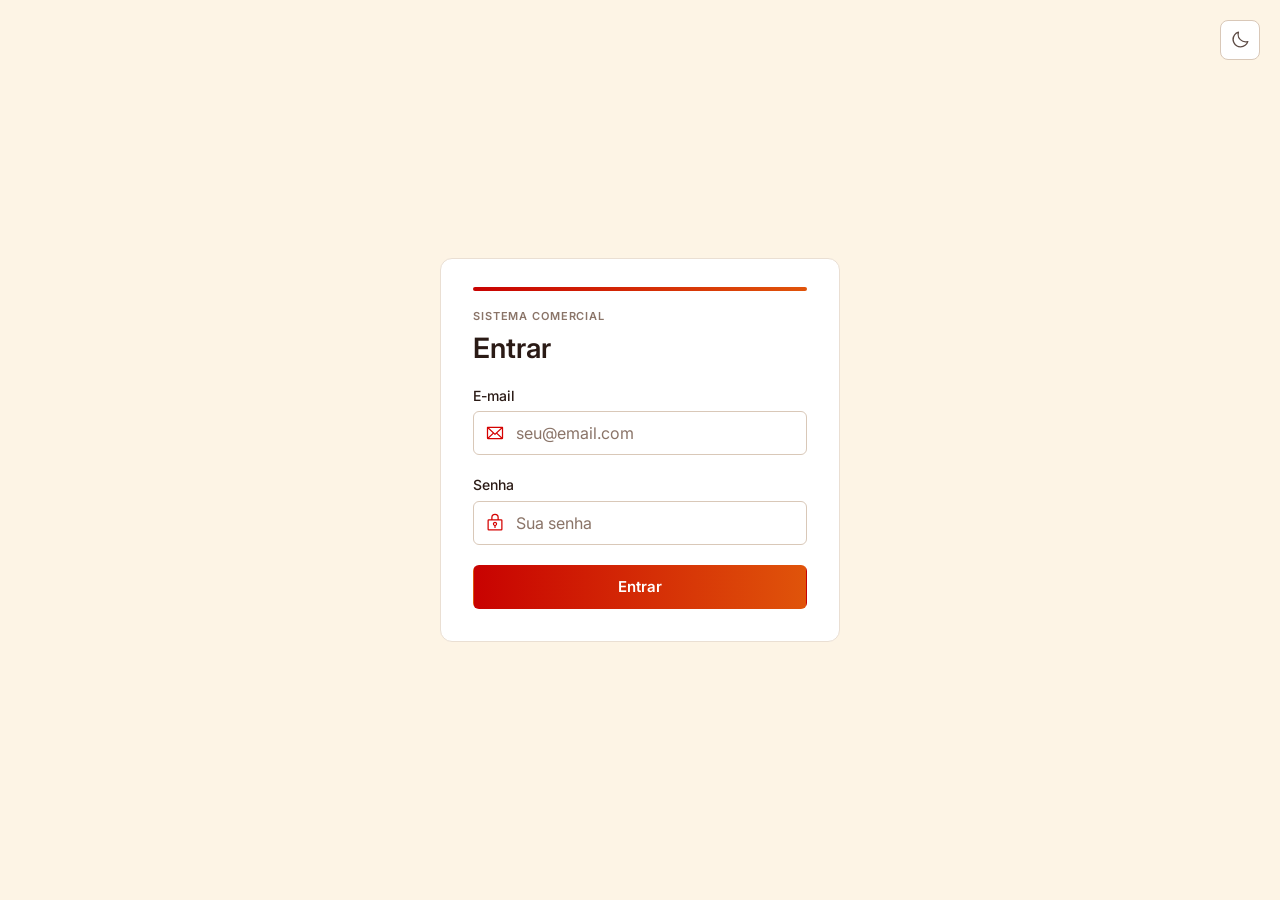
<file: src/frontend/index.html>
<!doctype html>
<html lang="pt-BR">
<head>
  <meta charset="utf-8">
  <meta name="viewport" content="width=device-width, initial-scale=1">

  <title>Entrar</title>
  
  <link rel="icon" href="img/favicon/favicon.ico" sizes="any">
  <link rel="icon" href="img/favicon/favicon-32.png" type="image/png">
  <link rel="apple-touch-icon" href="img/favicon/apple-touch-icon.png">

  <link rel="stylesheet" href="https://fonts.googleapis.com/css2?family=Inter:wght@400;500;600&display=swap">

  <script src="js/theme-init.js"></script>

  <link rel="stylesheet" href="css/base.css">
  <link rel="stylesheet" href="css/components.css">
  <link rel="stylesheet" href="css/login.css">
</head>
<body class="login-page">
    <main class="login-card">
    <div class="login-bar" aria-hidden="true"></div>

    <div>
      <div class="login-overline">Sistema Comercial</div>
      <h1>Entrar</h1>
    </div>

    <div id="alert" hidden></div>

    <form id="login-form" class="form login-form">
      <div class="field">
        <label for="email">E-mail</label>
        <div class="input-with-icon">
          <span class="icon icon-envelope" aria-hidden="true"></span>
          <input id="email" type="email" placeholder="seu@email.com" autocomplete="username" required>
        </div>
      </div>

      <div class="field">
        <label for="password">Senha</label>
        <div class="input-with-icon">
          <span class="icon icon-lock-key" aria-hidden="true"></span>
          <input id="password" type="password" placeholder="Sua senha" autocomplete="current-password" required>
        </div>
      </div>

      <button type="submit" class="btn btn-primary" id="login-button">Entrar</button>
    </form>
  </main>
  
  <script type="module" src="js/pages/login.js"></script>
</body>
</html>
</file>
<file: src/frontend/css/base.css>
/* Base: cores (variáveis), reset, tipografia e acessibilidade.
   Carregado em TODAS as páginas. */

:root {
  --brand-red: #D50201;
  --brand-orange: #E0540A;
  --brand-cream: #FDF4E5;

  --graphite: #2A1F1C;
  --ink: #2A1A15;
  --text-2: #5C4A43;
  --muted: #8A7468;
  --line: #EADFD3;
  --line-strong: #D9C8B8;
  --surface: #FFFFFF;
  --surface-soft: #FBF7F2;
  --active: #FFF1E6;

  --ok-bg: #E5F2EA;
  --ok-line: #2D6A45;
  --ok-ink: #1B4A2E;
  --err-bg: #F6E3E1;
  --err-line: #C4473A;
  --err-ink: #8A1C14;
  --err-action: #B3392B;

  --gradient-primary: linear-gradient(90deg, #C80201, #E0540A);
  --gradient-primary-hover: linear-gradient(90deg, #A80101, #C24608);
  --gradient-table-hover: linear-gradient(90deg, #2A1F1C, #6B3216);
  --gradient-primary-vertical: linear-gradient(180deg, #C80201, #E0540A);

  --surface-input: var(--surface);
  --surface-raised: var(--surface);
  --shadow-dialog: 0 12px 32px rgba(0, 0, 0, 0.18);
  --backdrop: rgba(31, 22, 20, 0.45);

  --radius: 6px;

  color-scheme: light;
  --surface-login: var(--brand-cream);
  --surface-hover: var(--surface);
}

:root[data-theme="dark"] {
  color-scheme: dark;

  --brand-red: #F0533F;
  --brand-orange: #F2762A;

  --graphite: #E9D9CA;
  --ink: #F4EAE0;
  --text-2: #D8C9BC;
  --muted: #A8968A;
  --line: #3A2C26;
  --line-strong: #4C3B33;
  --surface: #1A1310;
  --surface-soft: #231A16;
  --surface-login: #14100D;
  --active: #33211A;

  --ok-bg: #16291E;
  --ok-line: #3F8A5C;
  --ok-ink: #A9DDBD;
  --err-bg: #3B1A16;
  --err-line: #A9483C;
  --err-ink: #F5B8AF;
  --err-action: #F08A7E;

  --gradient-table-hover: linear-gradient(90deg, #7A3A18, #B4501C);
  --surface-hover: #2C211C;

  --surface-input: #211915;
  --surface-raised: #201814;
  --shadow-dialog: 0 16px 40px rgba(0, 0, 0, 0.55);
  --backdrop: rgba(0, 0, 0, 0.6);
}

* { box-sizing: border-box; }

[hidden] { display: none !important; }

body {
  margin: 0;
  font-family: "Inter", system-ui, -apple-system, "Segoe UI", sans-serif;
  font-size: 15px;
  line-height: 1.4;
  color: var(--ink);
  background: var(--surface);
}

h1 { 
  margin: 0; 
  font-size: 28px; 
  font-weight: 600; 
}

h2 { 
  margin: 0; 
  font-size: 18px; 
  font-weight: 600; 
}

a { color: var(--graphite); }

:focus-visible { 
  outline: 3px solid var(--brand-orange); 
  outline-offset: 2px; 
}

.sr-only {
  position: absolute; 
  width: 1px; 
  height: 1px; 
  overflow: hidden;
  clip: rect(0 0 0 0); 
  white-space: nowrap;
}
</file>
<file: src/frontend/css/components.css>
.btn {
  min-height: 44px;
  display: inline-flex;
  align-items: center;
  justify-content: center;
  padding: 0 20px;
  font: inherit;
  font-weight: 600;
  color: var(--ink);
  background: var(--surface);
  border: 1px solid var(--line-strong);
  border-radius: var(--radius);
  text-decoration: none;
  cursor: pointer;
}

.btn:hover {
  background: var(--surface-soft);
}

.btn-primary {
  color: #fff;
  background: var(--gradient-primary);
  border-color: transparent;
}

.btn-primary:hover {
  background: var(--gradient-primary-hover);
}

.btn:disabled {
  opacity: 0.6;
  cursor: not-allowed;
}

.btn-sm {
  min-height: 36px;
  padding: 0 14px;
  font-size: 14px;
  white-space: nowrap;
}

.btn-outline {
  color: var(--graphite);
  background: var(--surface);
  border: 1.5px solid var(--graphite);
}

.btn-outline:hover {
  color: #fff;
  background: var(--gradient-table-hover);
}

.btn-link {
  min-height: 44px;
  padding: 0 12px;
  font: inherit;
  font-size: 14px;
  font-weight: 500;
  color: var(--err-action);
  background: none;
  border: 0;
  cursor: pointer;
}

.btn-text {
  color: var(--graphite);
  font-weight: 600;
  text-decoration: underline;
  background: none;
  border: 0;
}

.btn-text:hover {
  background: none;
  text-decoration-color: var(--brand-orange);
  text-decoration-thickness: 2px;
}

.field {
  display: flex;
  flex-direction: column;
  gap: 6px;
}

.field label {
  font-size: 14px;
  font-weight: 500;
}

.field input, .field select, td input, td select {
  height: 44px;
  padding: 0 12px;
  font: inherit;
  font-size: 16px;
  color: var(--ink);
  background: var(--surface-input);
  border: 1px solid var(--line-strong);
  border-radius: var(--radius);
}

.field input::placeholder, td input::placeholder {
  color: var(--muted);
}

.field input:-webkit-autofill {
  -webkit-box-shadow: 0 0 0 1000px var(--surface-input) inset;
  -webkit-text-fill-color: var(--ink);
  caret-color: var(--ink);
}

.hint {
  font-size: 13px;
  color: var(--muted);
}

.form {
  display: flex;
  flex-direction: column;
  gap: 24px;
}

.alert {
  padding: 12px;
  font-size: 14px;
  border: 1px solid;
  border-radius: var(--radius);
}

.alert ul {
  margin: 0;
  padding-left: 18px;
}

.alert-error {
  color: var(--err-ink);
  background: var(--err-bg);
  border-color: var(--err-line);
}

.alert-success {
  color: var(--ok-ink);
  background: var(--ok-bg);
  border-color: var(--ok-line);
}

.table-wrap {
  overflow-x: auto;
  border: 1px solid var(--line);
  border-radius: 8px;
}

table {
  width: 100%;
  border-collapse: collapse;
}

th {
  padding: 12px 16px;
  text-align: left;
  white-space: nowrap;
  font-size: 13px;
  font-weight: 600;
  color: var(--text-2);
  background: var(--surface-soft);
  border-bottom: 1px solid var(--line);
}

td {
  padding: 12px 16px;
  border-bottom: 1px solid var(--line);
}

tbody tr:last-child td {
  border-bottom: 0;
}

.num {
  text-align: right;
  font-variant-numeric: tabular-nums;
}

tfoot td {
  font-weight: 600;
  background: var(--surface-soft);
  border-top: 1px solid var(--line);
  border-bottom: 0;
}

.empty {
  padding: 32px;
  text-align: center;
  color: var(--muted);
}

.dialog {
  width: min(440px, calc(100% - 32px));
  padding: 0;
  color: var(--ink);
  border: 1px solid var(--line);
  border-radius: 12px;
  background: var(--surface-raised);
  box-shadow: var(--shadow-dialog);
}

.dialog::backdrop {
  background: var(--backdrop);
}

.dialog-content {
  display: flex;
  flex-direction: column;
  gap: 16px;
  padding: 24px;
}

.dialog-header {
  display: flex;
  align-items: center;
  justify-content: space-between;
  gap: 12px;
}

.dialog-header h2 {
  margin: 0;
  font-size: 20px;
}

.dialog-close {
  width: 36px;
  height: 36px;
  font-size: 24px;
  line-height: 1;
  color: var(--ink);
  background: none;
  border: 0;
  border-radius: var(--radius);
  cursor: pointer;
}

.dialog-close:hover {
  color: var(--err-ink);
  background: var(--err-bg);
}

.dialog-text {
  margin: 0;
  font-size: 14px;
  color: var(--muted);
}

.dialog-details {
  display: grid;
  grid-template-columns: auto 1fr;
  gap: 8px 16px;
  margin: 0;
  padding: 12px 16px;
  background: var(--surface-soft);
  border-radius: var(--radius);
}

.dialog-details dt {
  color: var(--muted);
}

.dialog-details dd {
  margin: 0;
  font-weight: 600;
  text-align: right;
}

.dialog-actions {
  display: flex;
  justify-content: flex-end;
  gap: 12px;
}

.tabs {
  display: flex;
  gap: 24px;
  border-bottom: 1px solid var(--line);
}

.tab {
  position: relative;
  padding: 6px 2px 12px;
  font: inherit;
  font-size: 15px;
  font-weight: 500;
  color: var(--muted);
  background: none;
  border: 0;
  cursor: pointer;
}

.tab:hover {
  color: var(--ink);
}

.tab[aria-pressed="true"] {
  color: var(--ink);
  font-weight: 600;
}

.tab[aria-pressed="true"]::after {
  content: "";
  position: absolute;
  left: 0;
  right: 0;
  bottom: -1px;
  height: 2px;
  border-radius: 2px;
  background: var(--gradient-primary);
}

.icon {
  display: inline-block;
  flex: none;
  width: 20px;
  height: 20px;
  background-color: currentColor;
  -webkit-mask: var(--icon) center / contain no-repeat;
  mask: var(--icon) center / contain no-repeat;
}

.theme-toggle {
  position: absolute;
  top: 32px;
  right: 32px;
  width: 40px;
  height: 40px;
  display: inline-flex;
  align-items: center;
  justify-content: center;
  color: var(--text-2);
  background: var(--surface);
  border: 1px solid var(--line-strong);
  border-radius: 8px;
  cursor: pointer;
}

.theme-toggle:hover {
  background: var(--surface-soft);
}

.theme-toggle:hover .icon-moon {
  background: #5B6E91;
}

.theme-toggle:hover .icon-sun {
  background: linear-gradient(180deg, #F7C341, #E0540A);
}

.icon-shopping-cart { --icon: url("../img/icons/shopping-cart.svg"); }
.icon-file-plus { --icon: url("../img/icons/file-plus.svg"); }
.icon-package { --icon: url("../img/icons/package.svg"); }
.icon-wallet { --icon: url("../img/icons/wallet.svg"); }
.icon-bank { --icon: url("../img/icons/bank.svg"); }
.icon-sign-out { --icon: url("../img/icons/sign-out.svg"); }
.icon-envelope { --icon: url("../img/icons/envelope.svg"); }
.icon-lock-key { --icon: url("../img/icons/lock-key.svg"); }
.icon-sun { --icon: url("../img/icons/sun.svg"); }
.icon-moon { --icon: url("../img/icons/moon.svg"); }
</file>
<file: src/frontend/css/login.css>
.login-page {
  min-height: 100vh;
  padding: 32px;
  display: flex;
  align-items: center;
  justify-content: center;
  background: var(--surface-login);
  position: relative;
}

.login-card {
  width: 100%;
  max-width: 400px;
  padding: 28px 32px 32px;
  display: flex;
  flex-direction: column;
  gap: 18px;
  background: var(--surface);
  border: 1px solid var(--line);
  border-radius: 12px;
}

.login-bar {
  height: 4px;
  border-radius: 4px;
  background: var(--gradient-primary);
}

.login-overline {
  margin-bottom: 4px;
  font-size: 11px;
  font-weight: 600;
  letter-spacing: 0.08em;
  text-transform: uppercase;
  color: var(--muted);
}

.login-form {
  gap: 20px;
}

.input-with-icon {
  position: relative;
}

.input-with-icon .icon {
  position: absolute;
  top: 50%;
  left: 12px;
  transform: translateY(-50%);
  color: var(--brand-red);
  pointer-events: none;
}

.input-with-icon input {
  width: 100%;
  padding-left: 42px;
}

.login-page > .theme-toggle {
  top: 20px;
  right: 20px;
}
</file>
<file: src/frontend/css/layout.css>
.app { 
    display: flex; 
    flex-wrap: wrap; 
    min-height: 100vh; 
}

.sidebar {
  flex: 1 1 220px;
  max-width: 260px;
  padding: 20px 16px;
  display: flex;
  flex-direction: column;
  gap: 4px;
  background: var(--surface-soft);
  border-right: 1px solid var(--line);

  position: sticky;
  top: 0;
  height: 100vh;
  align-self: flex-start;
  overflow-y: auto;
}

.brand {
  display: flex;
  align-items: center;
  gap: 10px;
  padding: 0 4px 16px;
}

.brand-logo {
  width: 32px;
  height: 32px;
  border-radius: var(--radius);
}

.brand-name {
  font-size: 11px;
  font-weight: 600;
  line-height: 14px;
  letter-spacing: 0.08em;
  text-transform: uppercase;
  color: var(--muted);
}

.nav-link {
  position: relative;
  min-height: 44px;
  display: flex;
  align-items: center;
  gap: 12px;
  padding: 0 12px 0 14px;
  border-radius: var(--radius);
  font-weight: 500;
  color: var(--text-2);
  text-decoration: none;
}

.nav-link:hover {
  color: var(--ink);
  background: var(--surface-hover);
}

.nav-link:hover .icon,
.nav-link.active .icon {
  color: var(--brand-orange);
}

.nav-link.active {
  font-weight: 600;
  color: var(--ink);
  background: var(--active);
}

.nav-link.active::before {
  content: "";
  position: absolute;
  left: 0;
  top: 10px;
  bottom: 10px;
  width: 3px;
  border-radius: 3px;
  background: var(--gradient-primary-vertical);
}

.nav-spacer {
  flex-grow: 1;
}

.nav-footer {
  display: flex;
  flex-direction: column;
  gap: 4px;
  padding-top: 12px;
  border-top: 1px solid var(--line);
}

.nav-user {
  padding: 0 14px;
  font-size: 12px;
  color: var(--muted);
  white-space: nowrap;
  overflow: hidden;
  text-overflow: ellipsis;
}

.nav-logout {
  width: 100%;
  border: 0;
  background: none;
  font: inherit;
  text-align: left;
  cursor: pointer;
}

.content {
  flex: 999 1 560px;
  min-width: 0;
  padding: 32px;
  display: flex;
  flex-direction: column;
  gap: 24px;
  position: relative;
}

.page-header {
  padding-right: 56px;
}

@media (max-width: 800px) {
    .sidebar { 
        max-width: none; 
        border-right: 0; 
        border-bottom: 1px solid var(--line); 
    }
    .content { 
        padding: 20px; 
    }
    .content > .theme-toggle {
        top: 20px;
        right: 20px;
    }
}
</file>
<file: src/frontend/css/comissoes.css>
.filters {
    display: flex;
    flex-wrap: wrap;
    align-items: flex-end;
    gap: 16px;
}

.filters .field {
    width: 200px;
}
</file>
<file: src/frontend/css/contas-a-receber.css>
.subtitle {
    margin: 6px 0 0;
    font-size: 14px;
    color: var(--muted);
}

.pill {
    display: inline-block;
    padding: 3px 10px;
    font-size: 12px;
    font-weight: 500;
    border: 1px solid;
    border-radius: 999px;
    white-space: nowrap;
}

.pill-late {
    color: var(--err-ink);
    background: var(--err-bg);
    border-color: var(--err-line);
}

.pill-ok {
    color: var(--ok-ink);
    background: var(--ok-bg);
    border-color: var(--ok-line);
}

.view {
    display: flex;
    flex-direction: column;
    gap: 8px;
}
</file>
<file: src/frontend/css/estoque.css>
.split {
    display: flex;
    flex-wrap: wrap;
    align-items: flex-start;
    gap: 24px;
}

.split .table-wrap {
    flex: 999 1 480px;
    min-width: 0;
}

.panel {
    flex: 1 1 300px;
    min-width: 0;
    padding: 20px;
    display: flex;
    flex-direction: column;
    gap: 14px;
    background: var(--surface);
    border: 1px solid var(--line);
    border-radius: 10px;
}

.panel .field input, 
.panel .field select {
    width: 100%;
}
</file>
<file: src/frontend/css/nova-venda.css>
.form-grid {
    display: grid;
    grid-template-columns: repeat(auto-fit, minmax(240px, 1fr));
    gap: 24px;
    max-width: 720px;
}

.items-section {
    display: flex;
    flex-direction: column;
    gap: 12px;
}

.items-table td:first-child {
    min-width: 260px;
}

.items-table td select {
    width: 100%;
}

.items-table td input {
    width: 100px;
}

.form-footer {
    display: flex;
    flex-wrap: wrap;
    align-items: center;
    justify-content: space-between;
    gap: 16px;
    padding-top: 16px;
    border-top: 1px solid var(--line);
}

.total {
    display: flex;
    align-items: baseline;
    gap: 12px;
    color: var(--muted);
}

.total strong {
    font-size: 24px;
    font-weight: 600;
    color: var(--ink);
}

.actions {
    display: flex;
    flex-wrap: wrap;
    gap: 12px;
}
</file>
<file: src/frontend/css/vendas.css>
.page-header {
    display: flex; 
    flex-wrap: wrap; 
    align-items: center; 
    justify-content: space-between; 
    gap: 16px;
}
</file>
